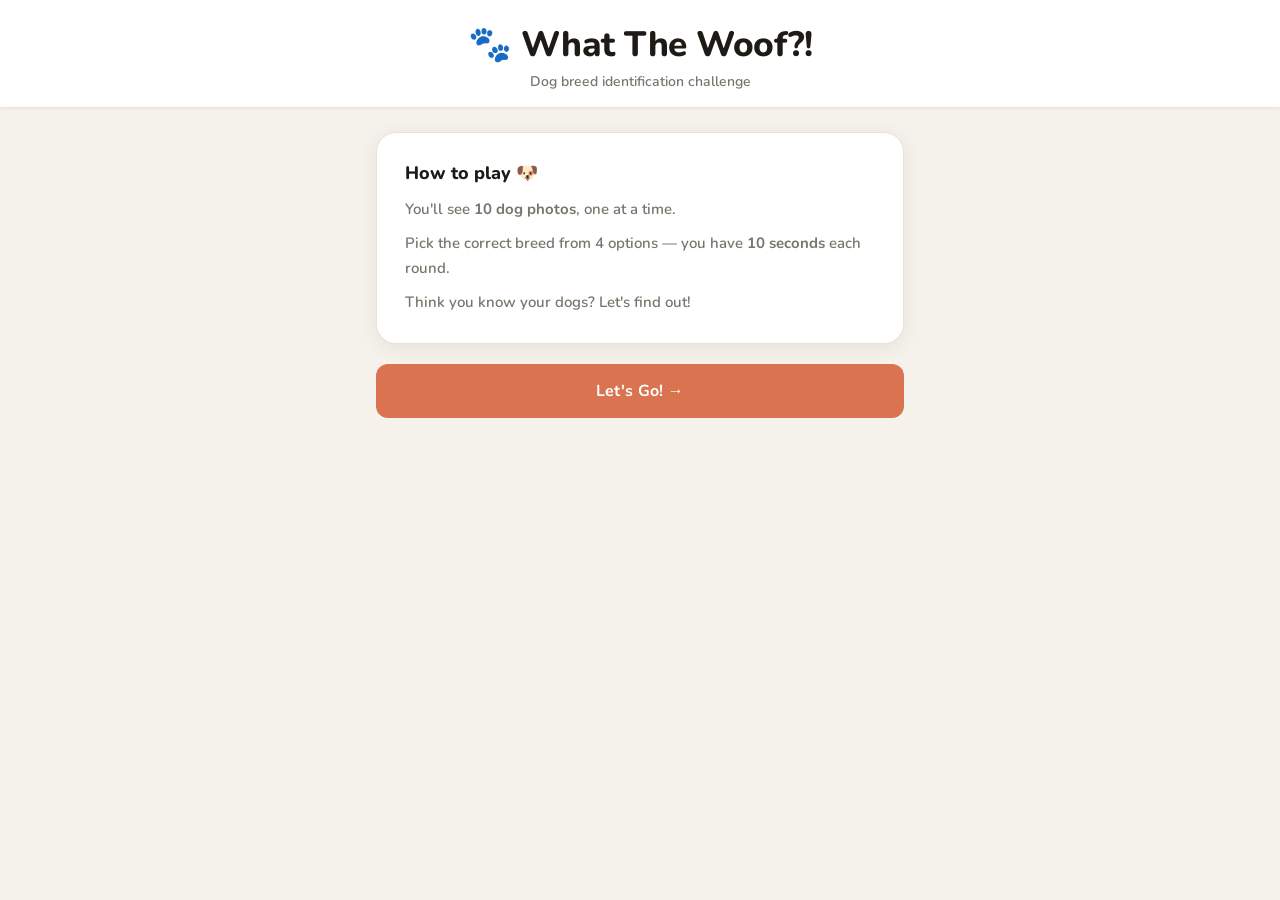
<file: index.html>
<!DOCTYPE html>
<html lang="en">
<head>
  <meta charset="UTF-8">
  <meta name="viewport" content="width=device-width, initial-scale=1.0">
  <title>What The Woof?!</title>
  <link href="https://fonts.googleapis.com/css2?family=Nunito:wght@400;600;700;800&display=swap" rel="stylesheet">
  <link rel="stylesheet" href="style.css">
</head>
<body>

<header>
  <h1>🐾 What The Woof?!</h1>
  <p class="subtitle">Dog breed identification challenge</p>
  <div class="score-bar" id="score-bar">
    <span class="stat">✅ <strong id="score-correct">0</strong></span>
    <span class="stat">Round <strong id="score-round">1</strong>/10</span>
    <span class="stat">🔥 <strong id="score-streak">0</strong></span>
  </div>
</header>

<main>
  <!-- START SCREEN -->
  <div id="start-screen" class="screen active">
    <div class="intro-card">
      <h3>How to play 🐶</h3>
      <p>You'll see <strong>10 dog photos</strong>, one at a time.</p>
      <p>Pick the correct breed from 4 options — you have <strong>10 seconds</strong> each round.</p>
      <p>Think you know your dogs? Let's find out!</p>
    </div>
    <button class="btn-primary" id="btn-start">Let's Go! →</button>
  </div>

  <!-- GAME SCREEN -->
  <div id="game-screen" class="screen">
    <div class="game-nav">
      <button class="btn-home" id="btn-home">← Home</button>
      <span class="round-label" id="round-label">Dog 1 of 10</span>
    </div>

    <div class="dog-card">
      <div class="loading-dog" id="dog-loading">
        <div class="spinner"></div>
        <span id="loading-text">Fetching your dog…</span>
      </div>
      <div class="dog-img-wrap" id="dog-img-wrap">
        <img id="dog-img" class="dog-img" alt="Dog to identify">
      </div>
      <div class="placard" id="placard">Suspect #1</div>
    </div>

    <div class="timer-wrap">
      <div class="timer-track"><div class="timer-fill" id="timer-fill"></div></div>
      <span class="timer-digits" id="timer-digits">10</span>
    </div>

    <div class="choices" id="choices"></div>

    <div class="verdict" id="verdict">
      <div class="verdict-headline" id="verdict-headline"></div>
      <div class="verdict-sub" id="verdict-sub"></div>
    </div>

    <button class="btn-primary" id="btn-next" disabled>Next Dog →</button>
  </div>

  <!-- FINAL SCREEN -->
  <div id="final-screen" class="screen">
    <div class="final-card">
      <p class="final-eyebrow">🐾</p>
      <div class="final-rank" id="final-rank">DETECTIVE</div>
      <div class="final-score-big" id="final-score-big">0/10</div>
      <div class="final-score-sub">breeds identified</div>
    </div>
    <p class="final-verdict-text" id="final-verdict-text"></p>
    <button class="btn-primary" id="btn-restart">Play Again →</button>
  </div>
</main>

<script type="module" src="js/game.js"></script>
</body>
</html>
</file>
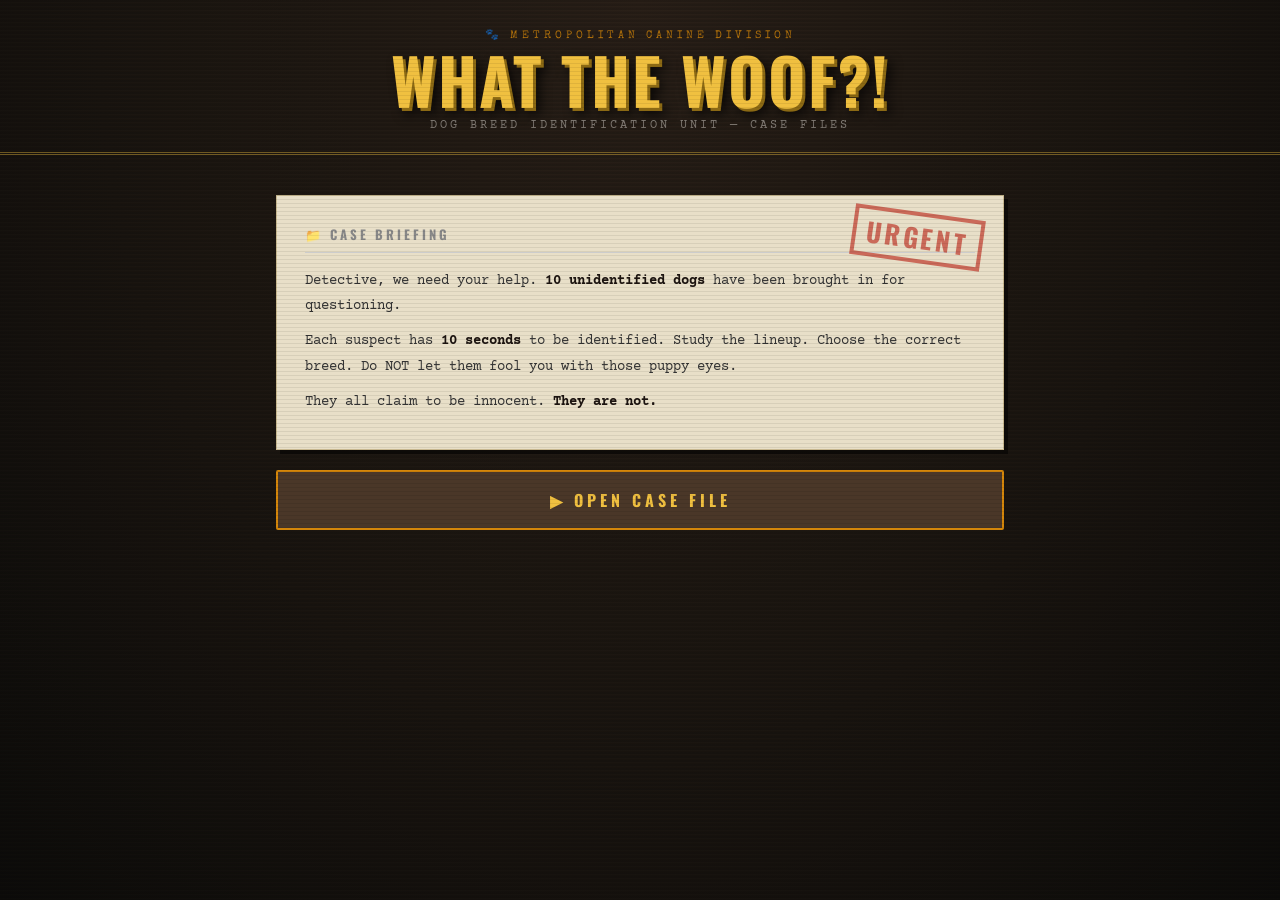
<file: woof-lineup.html>
<!DOCTYPE html>
<html lang="en">
<head>
<meta charset="UTF-8">
<meta name="viewport" content="width=device-width, initial-scale=1.0">
<title>What The Woof?! — Dog Lineup</title>
<link href="https://fonts.googleapis.com/css2?family=Special+Elite&family=Oswald:wght@400;700&family=Courier+Prime:wght@400;700&display=swap" rel="stylesheet">
<style>
  :root {
    --cream: #f5f0e8;
    --yellow: #f0c040;
    --red: #c0392b;
    --dark: #1a1510;
    --mid: #2e2720;
    --wood: #4a3728;
    --paper: #e8dfc8;
    --ink: #1c1410;
    --green: #2d5a27;
    --green-light: #4a8a42;
    --amber: #d4860a;
  }

  * { margin: 0; padding: 0; box-sizing: border-box; }

  body {
    background: var(--dark);
    color: var(--cream);
    font-family: 'Courier Prime', monospace;
    min-height: 100vh;
    overflow-x: hidden;
    background-image:
      repeating-linear-gradient(0deg, transparent, transparent 2px, rgba(0,0,0,0.15) 2px, rgba(0,0,0,0.15) 4px),
      radial-gradient(ellipse at 50% 0%, #2a2018 0%, #1a1510 60%, #0d0c0a 100%);
  }

  body::after {
    content: '';
    position: fixed; inset: 0;
    background: repeating-linear-gradient(
      to bottom, transparent 0px, transparent 3px,
      rgba(0,0,0,0.07) 3px, rgba(0,0,0,0.07) 4px
    );
    pointer-events: none;
    z-index: 999;
  }

  header {
    text-align: center;
    padding: 28px 20px 20px;
    border-bottom: 3px double rgba(240,192,64,0.4);
  }

  .badge {
    font-family: 'Special Elite', cursive;
    font-size: 11px;
    letter-spacing: 4px;
    color: var(--amber);
    text-transform: uppercase;
    display: block;
    margin-bottom: 6px;
    opacity: 0.8;
  }

  h1 {
    font-family: 'Oswald', sans-serif;
    font-size: clamp(2.2rem, 7vw, 4rem);
    font-weight: 700;
    letter-spacing: 2px;
    color: var(--yellow);
    text-shadow: 3px 3px 0 #8b6914, 6px 6px 12px rgba(0,0,0,0.8);
    line-height: 1;
  }

  .subtitle {
    font-size: 12px;
    letter-spacing: 3px;
    color: rgba(245,240,232,0.45);
    margin-top: 8px;
    text-transform: uppercase;
  }

  .score-bar {
    display: none;
    justify-content: center;
    gap: 40px;
    margin-top: 16px;
    font-family: 'Oswald', sans-serif;
    font-size: 14px;
    letter-spacing: 2px;
    color: rgba(245,240,232,0.6);
  }
  .score-bar.visible { display: flex; }
  .score-bar span strong { color: var(--yellow); font-size: 18px; }

  main { max-width: 760px; margin: 0 auto; padding: 20px 16px 40px; }

  .round-label {
    text-align: center;
    font-family: 'Special Elite', cursive;
    font-size: 13px;
    letter-spacing: 3px;
    color: rgba(240,192,64,0.6);
    margin-bottom: 16px;
    text-transform: uppercase;
  }

  .lineup-stage {
    position: relative;
    background: #111008;
    border: 2px solid #3a3020;
    border-radius: 4px;
    overflow: hidden;
    margin-bottom: 24px;
    box-shadow: 0 0 40px rgba(0,0,0,0.8), inset 0 0 60px rgba(0,0,0,0.5);
  }

  .lineup-stage::before {
    content: '';
    position: absolute; inset: 0;
    background:
      repeating-linear-gradient(90deg, transparent 0, transparent 60px, rgba(255,255,255,0.015) 60px, rgba(255,255,255,0.015) 61px),
      repeating-linear-gradient(0deg, transparent 0, transparent 60px, rgba(255,255,255,0.015) 60px, rgba(255,255,255,0.015) 61px);
    z-index: 0;
  }

  .height-ruler {
    position: absolute;
    top: 0; bottom: 0; left: 0;
    width: 36px;
    background: #1e1c14;
    border-right: 1px solid #3a3020;
    z-index: 2;
    display: flex;
    flex-direction: column;
    justify-content: space-between;
    padding: 8px 0;
  }

  .height-ruler span {
    font-size: 9px;
    color: rgba(240,192,64,0.4);
    text-align: center;
    font-family: 'Courier Prime', monospace;
    display: block;
    line-height: 1;
  }

  .spotlight {
    position: absolute;
    top: -60px; left: 50%;
    transform: translateX(-50%);
    width: 300px; height: 300px;
    background: radial-gradient(ellipse at 50% 20%, rgba(255,240,180,0.12) 0%, transparent 70%);
    pointer-events: none;
    z-index: 1;
  }

  .dog-frame {
    position: relative;
    z-index: 3;
    padding: 28px 28px 0 60px;
    min-height: 260px;
    display: flex;
    align-items: flex-end;
    justify-content: center;
  }

  .loading-dog {
    width: 100%;
    min-height: 220px;
    display: flex;
    flex-direction: column;
    align-items: center;
    justify-content: center;
    gap: 14px;
  }

  .spinner {
    width: 36px; height: 36px;
    border: 3px solid rgba(240,192,64,0.15);
    border-top-color: var(--amber);
    border-radius: 50%;
    animation: spin 0.8s linear infinite;
  }

  @keyframes spin { to { transform: rotate(360deg); } }

  .loading-dog span {
    font-family: 'Special Elite', cursive;
    font-size: 11px;
    letter-spacing: 3px;
    color: rgba(240,192,64,0.45);
    text-transform: uppercase;
  }

  .dog-img-wrap {
    display: none;
    align-items: flex-end;
    justify-content: center;
    width: 100%;
    min-height: 220px;
  }
  .dog-img-wrap.visible { display: flex; }

  .dog-img {
    display: block;
    max-height: 220px;
    max-width: 100%;
    width: auto;
    object-fit: contain;
    filter: sepia(20%) contrast(1.05);
  }

  .placard {
    background: var(--paper);
    color: var(--ink);
    font-family: 'Oswald', sans-serif;
    font-size: 22px;
    font-weight: 700;
    letter-spacing: 4px;
    text-align: center;
    padding: 6px 20px 8px;
    border-top: 3px solid #999;
    display: block;
    width: 100%;
    box-shadow: 0 -2px 6px rgba(0,0,0,0.5);
    position: relative;
    z-index: 3;
  }

  .placard small {
    display: block;
    font-size: 9px;
    letter-spacing: 3px;
    color: #666;
    font-weight: 400;
    margin-top: 1px;
  }

  .timer-wrap {
    background: #0f0e09;
    border: 1px solid #2a2418;
    padding: 8px 16px;
    display: flex;
    align-items: center;
    gap: 12px;
    margin-bottom: 20px;
  }

  .timer-label {
    font-family: 'Special Elite', cursive;
    font-size: 11px;
    letter-spacing: 2px;
    color: rgba(240,192,64,0.5);
    white-space: nowrap;
    text-transform: uppercase;
  }

  .timer-track {
    flex: 1;
    height: 6px;
    background: #2a2418;
    border-radius: 3px;
    overflow: hidden;
  }

  .timer-fill {
    height: 100%;
    background: linear-gradient(90deg, var(--green-light), var(--yellow));
    border-radius: 3px;
    width: 100%;
    transition: background 0.5s;
  }
  .timer-fill.warning { background: linear-gradient(90deg, var(--amber), var(--red)); }

  .timer-digits {
    font-family: 'Oswald', sans-serif;
    font-size: 20px;
    font-weight: 700;
    color: var(--yellow);
    width: 32px;
    text-align: right;
    line-height: 1;
  }

  .choices {
    display: grid;
    grid-template-columns: 1fr 1fr;
    gap: 10px;
    margin-bottom: 24px;
  }

  .choice-btn {
    background: var(--mid);
    border: 2px solid #3a3020;
    color: var(--cream);
    font-family: 'Courier Prime', monospace;
    font-size: 13px;
    font-weight: 700;
    padding: 14px 16px;
    text-align: left;
    cursor: pointer;
    border-radius: 2px;
    display: flex;
    align-items: center;
    gap: 12px;
    transition: background 0.15s, border-color 0.15s, transform 0.1s;
    text-transform: capitalize;
    letter-spacing: 0.5px;
    line-height: 1.3;
  }

  .choice-btn .opt-letter {
    font-family: 'Oswald', sans-serif;
    font-size: 16px;
    font-weight: 700;
    color: var(--amber);
    min-width: 22px;
    flex-shrink: 0;
  }

  .choice-btn:hover:not(:disabled) {
    background: #3a3020;
    border-color: var(--amber);
    transform: translateY(-1px);
  }

  .choice-btn.correct {
    background: #1a3a18 !important;
    border-color: var(--green-light) !important;
    color: #a0e898 !important;
  }

  .choice-btn.wrong {
    background: #3a1010 !important;
    border-color: var(--red) !important;
    color: #e88888 !important;
    animation: shake 0.35s ease;
  }

  .choice-btn.reveal-correct {
    background: #1a3a18 !important;
    border-color: var(--green-light) !important;
    color: #a0e898 !important;
  }

  .choice-btn:disabled { cursor: default; }

  @keyframes shake {
    0%   { transform: translateX(0); }
    20%  { transform: translateX(-5px); }
    40%  { transform: translateX(5px); }
    60%  { transform: translateX(-4px); }
    80%  { transform: translateX(4px); }
    100% { transform: translateX(0); }
  }

  .verdict {
    text-align: center;
    padding: 16px;
    margin-bottom: 20px;
    border: 2px solid transparent;
    border-radius: 2px;
    display: none;
    animation: slideDown 0.3s ease;
  }
  .verdict.show       { display: block; }
  .verdict.correct-v  { background: #0e2410; border-color: var(--green-light); }
  .verdict.wrong-v    { background: #2a0a0a; border-color: var(--red); }

  @keyframes slideDown {
    from { opacity: 0; transform: translateY(-8px); }
    to   { opacity: 1; transform: translateY(0); }
  }

  .verdict-headline {
    font-family: 'Oswald', sans-serif;
    font-size: 1.5rem;
    font-weight: 700;
    letter-spacing: 2px;
    text-transform: uppercase;
  }
  .verdict.correct-v .verdict-headline { color: #7de870; }
  .verdict.wrong-v   .verdict-headline { color: #e87070; }

  .verdict-sub {
    font-size: 12px;
    margin-top: 6px;
    color: rgba(245,240,232,0.6);
    letter-spacing: 1px;
  }

  .btn-next {
    display: block;
    width: 100%;
    background: var(--wood);
    border: 2px solid var(--amber);
    color: var(--yellow);
    font-family: 'Oswald', sans-serif;
    font-size: 16px;
    font-weight: 700;
    letter-spacing: 4px;
    text-transform: uppercase;
    padding: 16px;
    cursor: pointer;
    border-radius: 2px;
    transition: background 0.15s, transform 0.1s;
  }
  .btn-next:hover:not(:disabled) { background: #5a4530; transform: translateY(-1px); }
  .btn-next:disabled { opacity: 0.35; cursor: default; transform: none; }

  /* screens */
  .screen { display: none; }
  .screen.active { display: block; }

  /* start */
  #start-screen { text-align: center; animation: fadeIn 0.5s ease; }

  .case-file {
    background: var(--paper);
    color: var(--ink);
    border: 1px solid #c8b890;
    padding: 28px 28px 24px;
    margin: 20px 0;
    position: relative;
    box-shadow: 4px 4px 0 rgba(0,0,0,0.5);
    text-align: left;
  }

  .case-file-stamp {
    position: absolute;
    top: 16px; right: 20px;
    font-family: 'Oswald', sans-serif;
    font-size: 26px;
    font-weight: 700;
    color: var(--red);
    border: 4px solid var(--red);
    padding: 2px 10px;
    letter-spacing: 3px;
    transform: rotate(8deg);
    opacity: 0.7;
  }

  .case-file h3 {
    font-family: 'Oswald', sans-serif;
    font-size: 13px;
    letter-spacing: 3px;
    color: #888;
    text-transform: uppercase;
    margin-bottom: 16px;
    padding-bottom: 8px;
    border-bottom: 1px solid #ccc;
  }

  .case-file p {
    font-family: 'Courier Prime', monospace;
    font-size: 14px;
    color: #333;
    line-height: 1.8;
    margin-bottom: 10px;
  }
  .case-file p strong { color: var(--ink); }

  /* final */
  #final-screen { display: none; text-align: center; }
  #final-screen.active.show { display: block; animation: fadeIn 0.5s ease; }

  @keyframes fadeIn { from { opacity: 0; } to { opacity: 1; } }

  .final-closed {
    display: inline-block;
    margin-top: 16px;
    font-family: 'Oswald', sans-serif;
    font-size: 22px;
    font-weight: 700;
    color: var(--red);
    border: 4px solid var(--red);
    padding: 4px 14px;
    letter-spacing: 3px;
  }

  .final-stamp {
    display: inline-block;
    border: 6px double var(--yellow);
    padding: 24px 40px;
    margin: 20px 0 28px;
    position: relative;
    transform: rotate(-2deg);
  }
  .final-stamp::before {
    content: '';
    position: absolute; inset: 4px;
    border: 1px solid rgba(240,192,64,0.3);
    pointer-events: none;
  }

  .final-rank {
    font-family: 'Special Elite', cursive;
    font-size: 12px;
    letter-spacing: 4px;
    color: var(--amber);
    text-transform: uppercase;
    margin-bottom: 8px;
  }

  .final-score-big {
    font-family: 'Oswald', sans-serif;
    font-size: 5rem;
    font-weight: 700;
    color: var(--yellow);
    text-shadow: 4px 4px 0 #8b6914;
    line-height: 1;
  }

  .final-score-sub {
    font-size: 13px;
    color: rgba(245,240,232,0.5);
    letter-spacing: 2px;
    margin-top: 6px;
  }

  .final-verdict-text {
    font-family: 'Special Elite', cursive;
    font-size: 1.1rem;
    color: var(--cream);
    margin: 20px 0;
    padding: 0 20px;
    line-height: 1.7;
  }

  @media (max-width: 480px) {
    .choices { grid-template-columns: 1fr; }
    .final-score-big { font-size: 3.5rem; }
  }
</style>
</head>
<body>

<header>
  <span class="badge">🐾 Metropolitan Canine Division</span>
  <h1>WHAT THE WOOF?!</h1>
  <p class="subtitle">Dog Breed Identification Unit — Case Files</p>
  <div class="score-bar" id="score-bar">
    <span>CORRECT: <strong id="score-correct">0</strong></span>
    <span>ROUND: <strong id="score-round">1</strong>/10</span>
    <span>STREAK: <strong id="score-streak">0</strong> 🔥</span>
  </div>
</header>

<main>
  <!-- START -->
  <div id="start-screen" class="screen active">
    <div class="case-file">
      <span class="case-file-stamp">URGENT</span>
      <h3>📁 Case Briefing</h3>
      <p>Detective, we need your help. <strong>10 unidentified dogs</strong> have been brought in for questioning.</p>
      <p>Each suspect has <strong>10 seconds</strong> to be identified. Study the lineup. Choose the correct breed. Do NOT let them fool you with those puppy eyes.</p>
      <p>They all claim to be innocent. <strong>They are not.</strong></p>
    </div>
    <button class="btn-next" id="btn-start">▶ OPEN CASE FILE</button>
  </div>

  <!-- GAME -->
  <div id="game-screen" class="screen">
    <div class="round-label" id="round-label">— SUSPECT #1 OF 10 —</div>

    <div class="lineup-stage">
      <div class="spotlight"></div>
      <div class="height-ruler">
        <span>6ft</span><span>5ft</span><span>4ft</span><span>3ft</span><span>2ft</span><span>1ft</span>
      </div>
      <div class="dog-frame">
        <div class="loading-dog" id="dog-loading">
          <div class="spinner"></div>
          <span id="loading-text">Bringing in suspect...</span>
        </div>
        <div class="dog-img-wrap" id="dog-img-wrap">
          <img id="dog-img" class="dog-img" alt="Mystery dog suspect" />
        </div>
      </div>
      <div class="placard" id="placard">
        SUSPECT #1<small>METROPOLITAN CANINE DIVISION</small>
      </div>
    </div>

    <div class="timer-wrap">
      <span class="timer-label">Time</span>
      <div class="timer-track"><div class="timer-fill" id="timer-fill"></div></div>
      <div class="timer-digits" id="timer-digits">10</div>
    </div>

    <div class="choices" id="choices"></div>

    <div class="verdict" id="verdict">
      <div class="verdict-headline" id="verdict-headline"></div>
      <div class="verdict-sub" id="verdict-sub"></div>
    </div>

    <button class="btn-next" id="btn-next" disabled>NEXT SUSPECT →</button>
  </div>

  <!-- FINAL -->
  <div id="final-screen" class="screen">
    <div class="final-closed">CASE CLOSED</div>
    <div class="final-stamp">
      <div class="final-rank" id="final-rank">DETECTIVE GRADE</div>
      <div class="final-score-big" id="final-score-big">0/10</div>
      <div class="final-score-sub">BREEDS CORRECTLY IDENTIFIED</div>
    </div>
    <p class="final-verdict-text" id="final-verdict-text"></p>
    <button class="btn-next" id="btn-restart">🔄 NEW CASE FILE</button>
  </div>
</main>

<script>
// ── CONFIG ────────────────────────────────────────────────────
const API_BASE     = 'https://dog.ceo/api';
const TOTAL_ROUNDS = 10;
const ROUND_TIME   = 10;   // seconds
const LETTERS      = ['A','B','C','D'];

// ── STATE ─────────────────────────────────────────────────────
let allBreeds    = [];
let currentRound = 0;
let score        = 0;
let streak       = 0;
let answered     = false;
let timerHandle  = null;
let timerStart   = 0;          // timestamp from Date.now()
let correctBreed = '';

// ── SCREENS ───────────────────────────────────────────────────
function showScreen(id) {
  document.querySelectorAll('.screen').forEach(s => s.classList.remove('active'));
  document.getElementById(id).classList.add('active');
}

// ── BREED HELPERS ─────────────────────────────────────────────
function flattenBreeds(obj) {
  const list = [];
  for (const [breed, subs] of Object.entries(obj)) {
    if (subs.length === 0) { list.push(breed); }
    else { subs.forEach(sub => list.push(`${sub} ${breed}`)); }
  }
  return list;
}

// "afghan hound" → "hound/afghan" | "labrador" → "labrador"
function toApiPath(breed) {
  const p = breed.trim().split(' ');
  return p.length === 2 ? `${p[1]}/${p[0]}` : p[0];
}

function formatBreed(name) {
  return name.replace(/-/g, ' ').replace(/\b\w/g, c => c.toUpperCase());
}

function shuffle(arr) { return [...arr].sort(() => Math.random() - 0.5); }
function pick(arr, n) { return shuffle(arr).slice(0, n); }
function rand(arr)    { return arr[Math.floor(Math.random() * arr.length)]; }

// ── API ───────────────────────────────────────────────────────
async function fetchBreeds() {
  const r = await fetch(`${API_BASE}/breeds/list/all`);
  const d = await r.json();
  return flattenBreeds(d.message);
}

async function fetchImage(breed) {
  const r = await fetch(`${API_BASE}/breed/${toApiPath(breed)}/images/random`);
  const d = await r.json();
  if (d.status !== 'success') throw new Error('no image');
  return d.message;
}

// ── TIMER ─────────────────────────────────────────────────────
// Uses Date.now() delta — immune to floating-point drift
function startTimer() {
  stopTimer();
  timerStart = Date.now();
  setTimerDisplay(ROUND_TIME);

  timerHandle = setInterval(() => {
    const elapsed   = (Date.now() - timerStart) / 1000;
    const remaining = ROUND_TIME - elapsed;

    if (remaining <= 0) {
      setTimerDisplay(0);
      stopTimer();
      if (!answered) onTimeUp();
    } else {
      setTimerDisplay(remaining);
    }
  }, 80);
}

function stopTimer() {
  if (timerHandle) { clearInterval(timerHandle); timerHandle = null; }
}

function setTimerDisplay(remaining) {
  const pct = Math.max(0, remaining / ROUND_TIME) * 100;
  document.getElementById('timer-fill').style.width = pct + '%';
  document.getElementById('timer-fill').className   =
    'timer-fill' + (remaining < 4 && remaining > 0 ? ' warning' : '');
  document.getElementById('timer-digits').textContent = Math.ceil(Math.max(0, remaining));
}

// ── SCORE BAR ─────────────────────────────────────────────────
function updateScoreBar() {
  document.getElementById('score-correct').textContent = score;
  document.getElementById('score-round').textContent   = currentRound + 1;
  document.getElementById('score-streak').textContent  = streak;
}

// ── LOAD ROUND ────────────────────────────────────────────────
async function loadRound() {
  answered = false;
  stopTimer();
  setTimerDisplay(ROUND_TIME);

  document.getElementById('btn-next').disabled  = true;
  document.getElementById('verdict').className  = 'verdict';
  document.getElementById('choices').innerHTML  = '';

  const n = currentRound + 1;
  document.getElementById('round-label').textContent =
    `— SUSPECT #${n} OF ${TOTAL_ROUNDS} —`;
  document.getElementById('placard').innerHTML =
    `SUSPECT #${n}<small>METROPOLITAN CANINE DIVISION</small>`;
  updateScoreBar();

  // Show spinner, hide dog
  document.getElementById('dog-loading').style.display = 'flex';
  document.getElementById('dog-img-wrap').classList.remove('visible');
  document.getElementById('loading-text').textContent = 'Bringing in suspect...';

  // Find a breed with a working image
  let imgUrl = null;
  const pool = pick(allBreeds, 60);

  for (const breed of pool) {
    try {
      imgUrl       = await fetchImage(breed);
      correctBreed = breed;
      break;
    } catch (_) { /* try next */ }
  }

  if (!imgUrl) {
    // Last resort: generic random dog endpoint
    try {
      const r = await fetch(`${API_BASE}/breeds/image/random`);
      const d = await r.json();
      imgUrl       = d.message;
      correctBreed = 'mystery dog';
    } catch (_) {
      document.getElementById('loading-text').textContent = '⚠ Failed to load suspect.';
      document.getElementById('btn-next').disabled = false;
      return;
    }
  }

  // Build choices (correct + 3 decoys, no duplicates)
  const decoys  = pick(allBreeds.filter(b => b !== correctBreed), 3);
  const options = shuffle([correctBreed, ...decoys]);

  // ─ FIX: attach onload/onerror BEFORE setting src ─
  const img = document.getElementById('dog-img');

  img.onload = () => {
    document.getElementById('dog-loading').style.display = 'none';
    document.getElementById('dog-img-wrap').classList.add('visible');
    renderChoices(options);  // enable choices only after image shows
    startTimer();            // start timer only after image shows
  };

  img.onerror = () => {
    // fallback to any random dog
    fetch(`${API_BASE}/breeds/image/random`)
      .then(r => r.json())
      .then(d => { img.src = d.message; })
      .catch(() => {
        document.getElementById('loading-text').textContent = '⚠ Suspect escaped.';
        renderChoices(options);
        startTimer();
      });
  };

  img.src = imgUrl;  // set AFTER handlers are attached
}

// ── CHOICES ───────────────────────────────────────────────────
function renderChoices(options) {
  const el = document.getElementById('choices');
  el.innerHTML = '';
  options.forEach((opt, i) => {
    const btn     = document.createElement('button');
    btn.className = 'choice-btn';
    btn.dataset.val = opt;
    btn.innerHTML = `<span class="opt-letter">${LETTERS[i]}</span>${formatBreed(opt)}`;
    btn.addEventListener('click', () => onAnswer(opt, btn));
    el.appendChild(btn);
  });
}

// ── ANSWER / TIME UP ──────────────────────────────────────────
function lockAllChoices() {
  document.querySelectorAll('.choice-btn').forEach(b => {
    b.disabled = true;
    if (b.dataset.val === correctBreed) b.classList.add('reveal-correct');
  });
}

function onAnswer(chosen, btn) {
  if (answered) return;
  answered = true;
  stopTimer();
  lockAllChoices();

  const ok = chosen === correctBreed;
  btn.classList.add(ok ? 'correct' : 'wrong');
  if (ok) { score++; streak++; } else { streak = 0; }
  updateScoreBar();
  showVerdict(ok ? 'correct' : 'wrong');
  document.getElementById('btn-next').disabled = false;
}

function onTimeUp() {
  answered = true;
  lockAllChoices();
  streak = 0;
  updateScoreBar();
  showVerdict('timeout');
  document.getElementById('btn-next').disabled = false;
}

// ── VERDICT ───────────────────────────────────────────────────
const VERDICTS = {
  correct: {
    cls: 'correct-v',
    headlines: ["✅ IDENTITY CONFIRMED","✅ CASE CRACKED","✅ POSITIVE ID","✅ GOTCHA!","✅ CORRECT!"],
    sub: () => streak > 1
      ? `It's a ${formatBreed(correctBreed)}. 🔥 ${streak} in a row!`
      : `It's a ${formatBreed(correctBreed)}. The precinct applauds.`
  },
  wrong: {
    cls: 'wrong-v',
    headlines: ["❌ WRONG BREED","❌ MISIDENTIFIED","❌ INCORRECT","❌ NOPE","❌ YOU'VE BEEN FOOLED"],
    sub: () => `It was a ${formatBreed(correctBreed)}. Study those files, detective.`
  },
  timeout: {
    cls: 'wrong-v',
    headlines: ["⏰ TIME'S UP, DETECTIVE","⏰ TOO SLOW!","⏰ THE SUSPECT WALKED FREE"],
    sub: () => `It was a ${formatBreed(correctBreed)}. The dog smirks as it walks out.`
  }
};

function showVerdict(type) {
  const v = VERDICTS[type];
  const el = document.getElementById('verdict');
  el.className = `verdict ${v.cls} show`;
  document.getElementById('verdict-headline').textContent = rand(v.headlines);
  document.getElementById('verdict-sub').textContent      = v.sub();
}

// ── NEXT ROUND ────────────────────────────────────────────────
async function nextRound() {
  currentRound++;
  if (currentRound >= TOTAL_ROUNDS) { showFinal(); return; }
  await loadRound();
}

// ── FINAL SCREEN ──────────────────────────────────────────────
const RANKS = [
  [0,  2,  "CIVILIAN",             "You couldn't identify a Golden Retriever in a room full of Golden Retrievers. Consider a career change."],
  [3,  4,  "ROOKIE",               "Some potential, but the dogs are not scared of you yet. Keep studying those case files."],
  [5,  6,  "OFFICER",              "Respectable work. A few suspects slipped through, but the precinct is proud(ish)."],
  [7,  8,  "DETECTIVE",            "Sharp eyes, quick instincts. The dogs are starting to worry."],
  [9,  9,  "SENIOR DETECTIVE",     "Outstanding. One slip, but we all have bad fur days."],
  [10, 10, "CHIEF OF THE K-9 UNIT","PERFECT SCORE. The entire canine community is trembling. You are a legend."],
];

function showFinal() {
  stopTimer();
  document.getElementById('score-bar').classList.remove('visible');
  const [,, rank, txt] = RANKS.find(([lo, hi]) => score >= lo && score <= hi);
  document.getElementById('final-rank').textContent        = `— ${rank} —`;
  document.getElementById('final-score-big').textContent   = `${score}/10`;
  document.getElementById('final-verdict-text').textContent = txt;
  showScreen('final-screen');
}

// ── START / RESTART ───────────────────────────────────────────
async function startGame() {
  const btn      = document.getElementById('btn-start');
  btn.disabled   = true;
  btn.textContent = '⏳ Loading case files...';

  try {
    allBreeds = await fetchBreeds();
  } catch (_) {
    btn.disabled    = false;
    btn.textContent = '⚠ Network error — Retry?';
    return;
  }

  currentRound = 0; score = 0; streak = 0;
  document.getElementById('score-bar').classList.add('visible');
  showScreen('game-screen');
  await loadRound();
}

function restartGame() {
  stopTimer();
  currentRound = 0; score = 0; streak = 0;
  document.getElementById('score-bar').classList.add('visible');
  showScreen('game-screen');
  loadRound();
}

// ── WIRE UP ───────────────────────────────────────────────────
document.getElementById('btn-start').addEventListener('click', startGame);
document.getElementById('btn-next').addEventListener('click', nextRound);
document.getElementById('btn-restart').addEventListener('click', restartGame);
</script>
</body>
</html>
</file>
<file: style.css>
:root {
  --bg:             #f5f2ec;
  --surface:        #ffffff;
  --border:         #e8e2d8;
  --primary:        #5b7e6b;
  --primary-hover:  #4a6a59;
  --primary-light:  #eef4f0;
  --accent:         #d97350;
  --accent-hover:   #bf6040;
  --text:           #1e1b16;
  --text-muted:     #7a756c;
  --success:        #3ca06b;
  --success-bg:     #edf8f2;
  --success-border: #b2dfc6;
  --error:          #cc3f4f;
  --error-bg:       #fef0f2;
  --error-border:   #f4bcc4;
  --shadow:         0 4px 20px rgba(0,0,0,0.07);
  --shadow-sm:      0 1px 4px rgba(0,0,0,0.05);
  --radius:         20px;
  --radius-sm:      12px;
}

* { margin: 0; padding: 0; box-sizing: border-box; }

body {
  background: var(--bg);
  color: var(--text);
  font-family: 'Nunito', sans-serif;
  min-height: 100vh;
}

/* ── Header ──────────────────────────────────────────────────────── */

header {
  background: var(--surface);
  border-bottom: 1px solid var(--border);
  text-align: center;
  padding: 20px 20px 16px;
  box-shadow: var(--shadow-sm);
}

h1 {
  font-size: clamp(1.5rem, 5vw, 2.2rem);
  font-weight: 800;
  color: var(--text);
  letter-spacing: -0.5px;
}

.subtitle {
  font-size: 14px;
  color: var(--text-muted);
  margin-top: 4px;
  font-weight: 600;
}

.score-bar {
  display: none;
  justify-content: center;
  gap: 8px;
  margin-top: 12px;
  flex-wrap: wrap;
}
.score-bar.visible { display: flex; }

.score-bar .stat {
  background: var(--bg);
  border: 1px solid var(--border);
  border-radius: 50px;
  padding: 4px 14px;
  font-size: 13px;
  font-weight: 600;
  color: var(--text-muted);
}
.score-bar .stat strong { color: var(--text); }

/* ── Main / Screens ──────────────────────────────────────────────── */

main { max-width: 560px; margin: 0 auto; padding: 24px 16px 48px; }

.screen        { display: none; }
.screen.active { display: block; animation: fadeIn 0.3s ease; }

/* ── Start screen ────────────────────────────────────────────────── */

#start-screen { text-align: center; }

.intro-card {
  background: var(--surface);
  border: 1px solid var(--border);
  border-radius: var(--radius);
  padding: 28px;
  margin-bottom: 20px;
  box-shadow: var(--shadow);
  text-align: left;
}

.intro-card h3 {
  font-size: 18px;
  font-weight: 800;
  margin-bottom: 12px;
}

.intro-card p {
  font-size: 15px;
  color: var(--text-muted);
  line-height: 1.7;
  font-weight: 600;
  margin-bottom: 8px;
}
.intro-card p:last-child { margin-bottom: 0; }

/* ── Shared buttons ──────────────────────────────────────────────── */

.btn-primary {
  display: block;
  width: 100%;
  background: var(--accent);
  border: none;
  color: #fff;
  font-family: 'Nunito', sans-serif;
  font-size: 16px;
  font-weight: 700;
  padding: 16px;
  border-radius: var(--radius-sm);
  cursor: pointer;
  transition: background 0.15s, transform 0.1s;
  letter-spacing: 0.3px;
}
.btn-primary:hover:not(:disabled) {
  background: var(--accent-hover);
  transform: translateY(-1px);
}
.btn-primary:disabled { opacity: 0.4; cursor: default; transform: none; }

.btn-home {
  background: none;
  border: 1px solid var(--border);
  border-radius: 50px;
  padding: 6px 14px;
  font-family: 'Nunito', sans-serif;
  font-size: 13px;
  font-weight: 700;
  color: var(--text-muted);
  cursor: pointer;
  transition: border-color 0.15s, color 0.15s;
}
.btn-home:hover { border-color: var(--text-muted); color: var(--text); }

/* ── Game screen ─────────────────────────────────────────────────── */

.game-nav {
  display: flex;
  align-items: center;
  justify-content: space-between;
  margin-bottom: 14px;
}

.round-label {
  font-size: 13px;
  font-weight: 700;
  color: var(--text-muted);
}

/* Dog card */

.dog-card {
  background: var(--surface);
  border: 1px solid var(--border);
  border-radius: var(--radius);
  overflow: hidden;
  margin-bottom: 14px;
  box-shadow: var(--shadow);
}

.loading-dog {
  min-height: 240px;
  display: flex;
  flex-direction: column;
  align-items: center;
  justify-content: center;
  gap: 12px;
}

.spinner {
  width: 32px; height: 32px;
  border: 3px solid var(--border);
  border-top-color: var(--primary);
  border-radius: 50%;
  animation: spin 0.8s linear infinite;
}
@keyframes spin { to { transform: rotate(360deg); } }

.loading-dog span {
  font-size: 13px;
  font-weight: 600;
  color: var(--text-muted);
}

.dog-img-wrap {
  display: none;
  align-items: center;
  justify-content: center;
  min-height: 240px;
  padding: 16px 16px 12px;
}
.dog-img-wrap.visible { display: flex; }

.dog-img {
  max-height: 260px;
  max-width: 100%;
  object-fit: contain;
  border-radius: 12px;
}

.placard {
  text-align: center;
  font-size: 11px;
  font-weight: 700;
  letter-spacing: 1.5px;
  text-transform: uppercase;
  color: var(--text-muted);
  background: var(--bg);
  border-top: 1px solid var(--border);
  padding: 8px 16px;
}

/* Timer */

.timer-wrap {
  display: flex;
  align-items: center;
  gap: 10px;
  margin-bottom: 14px;
}

.timer-track {
  flex: 1;
  height: 8px;
  background: var(--border);
  border-radius: 50px;
  overflow: hidden;
}

.timer-fill {
  height: 100%;
  background: var(--primary);
  border-radius: 50px;
  width: 100%;
  transition: background 0.4s;
}
.timer-fill.warning { background: var(--accent); }

.timer-digits {
  font-size: 14px;
  font-weight: 800;
  color: var(--text);
  width: 26px;
  text-align: right;
}

/* Choice buttons */

.choices {
  display: grid;
  grid-template-columns: 1fr 1fr;
  gap: 10px;
  margin-bottom: 14px;
}

.choice-btn {
  background: var(--surface);
  border: 2px solid var(--border);
  color: var(--text);
  font-family: 'Nunito', sans-serif;
  font-size: 13px;
  font-weight: 700;
  padding: 13px 13px;
  text-align: left;
  cursor: pointer;
  border-radius: var(--radius-sm);
  display: flex;
  align-items: center;
  gap: 10px;
  transition: background 0.15s, border-color 0.15s, transform 0.1s;
  text-transform: capitalize;
  line-height: 1.3;
}

.choice-btn .opt-letter {
  display: flex;
  align-items: center;
  justify-content: center;
  width: 26px; height: 26px;
  border-radius: 50%;
  background: var(--bg);
  border: 1.5px solid var(--border);
  font-size: 12px;
  font-weight: 800;
  color: var(--primary);
  flex-shrink: 0;
  transition: background 0.15s, color 0.15s, border-color 0.15s;
}

.choice-btn:hover:not(:disabled) {
  background: var(--primary-light);
  border-color: var(--primary);
}
.choice-btn:hover:not(:disabled) .opt-letter {
  background: var(--primary);
  color: #fff;
  border-color: var(--primary);
}

.choice-btn.correct {
  background: var(--success-bg) !important;
  border-color: var(--success-border) !important;
  color: var(--success) !important;
}
.choice-btn.correct .opt-letter {
  background: var(--success) !important;
  color: #fff !important;
  border-color: var(--success) !important;
}

.choice-btn.wrong {
  background: var(--error-bg) !important;
  border-color: var(--error-border) !important;
  color: var(--error) !important;
  animation: shake 0.35s ease;
}
.choice-btn.wrong .opt-letter {
  background: var(--error) !important;
  color: #fff !important;
  border-color: var(--error) !important;
}

.choice-btn.reveal-correct {
  background: var(--success-bg) !important;
  border-color: var(--success-border) !important;
  color: var(--success) !important;
}
.choice-btn.reveal-correct .opt-letter {
  background: var(--success) !important;
  color: #fff !important;
  border-color: var(--success) !important;
}

.choice-btn:disabled { cursor: default; }

@keyframes shake {
  0%   { transform: translateX(0); }
  20%  { transform: translateX(-4px); }
  40%  { transform: translateX(4px); }
  60%  { transform: translateX(-3px); }
  80%  { transform: translateX(3px); }
  100% { transform: translateX(0); }
}

/* Verdict */

.verdict {
  display: none;
  padding: 14px 18px;
  border-radius: var(--radius-sm);
  border: 1.5px solid transparent;
  margin-bottom: 14px;
  animation: slideDown 0.25s ease;
}
.verdict.show      { display: block; }
.verdict.correct-v { background: var(--success-bg); border-color: var(--success-border); }
.verdict.wrong-v   { background: var(--error-bg);   border-color: var(--error-border); }

.verdict-headline {
  font-size: 15px;
  font-weight: 800;
  margin-bottom: 3px;
}
.verdict.correct-v .verdict-headline { color: var(--success); }
.verdict.wrong-v   .verdict-headline { color: var(--error); }

.verdict-sub {
  font-size: 13px;
  font-weight: 600;
  color: var(--text-muted);
}

/* ── Final screen ────────────────────────────────────────────────── */

#final-screen { text-align: center; }

.final-card {
  background: var(--surface);
  border: 1px solid var(--border);
  border-radius: var(--radius);
  padding: 36px 32px 28px;
  margin-bottom: 20px;
  box-shadow: var(--shadow);
}

.final-eyebrow {
  font-size: 22px;
  margin-bottom: 16px;
}

.final-rank {
  font-size: 11px;
  font-weight: 700;
  letter-spacing: 2px;
  text-transform: uppercase;
  color: var(--primary);
  margin-bottom: 8px;
}

.final-score-big {
  font-size: 5rem;
  font-weight: 800;
  color: var(--text);
  line-height: 1;
}

.final-score-sub {
  font-size: 13px;
  font-weight: 700;
  text-transform: uppercase;
  letter-spacing: 1px;
  color: var(--text-muted);
  margin-top: 8px;
}

.final-verdict-text {
  font-size: 15px;
  font-weight: 600;
  color: var(--text-muted);
  line-height: 1.6;
  margin-bottom: 20px;
  padding: 0 4px;
}

/* ── Animations ──────────────────────────────────────────────────── */

@keyframes fadeIn {
  from { opacity: 0; transform: translateY(8px); }
  to   { opacity: 1; transform: translateY(0); }
}

@keyframes slideDown {
  from { opacity: 0; transform: translateY(-6px); }
  to   { opacity: 1; transform: translateY(0); }
}

/* ── Responsive ──────────────────────────────────────────────────── */

@media (max-width: 480px) {
  .choices { grid-template-columns: 1fr; }
  .final-score-big { font-size: 3.5rem; }
  .score-bar { gap: 6px; }
}
</file>
